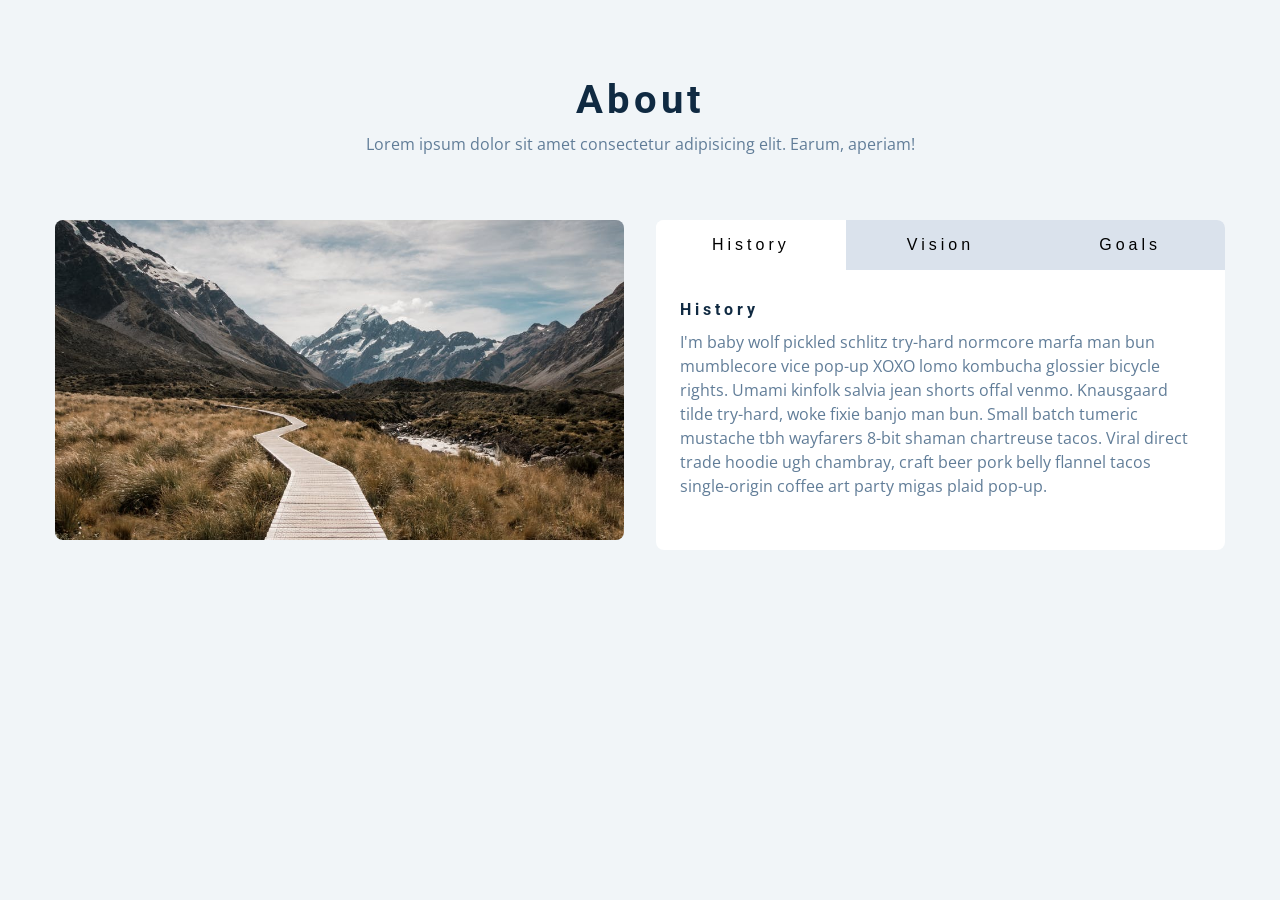
<file: 11-tabs/final/index.html>
<!DOCTYPE html>
<html lang="en">
  <head>
    <meta charset="UTF-8" />
    <meta name="viewport" content="width=device-width, initial-scale=1.0" />
    <title>Tabs</title>

    <!-- styles -->
    <link rel="stylesheet" href="styles.css" />
  </head>
  <body>
    <section class="section">
      <div class="title">
        <h2>about</h2>
        <p>
          Lorem ipsum dolor sit amet consectetur adipisicing elit. Earum,
          aperiam!
        </p>
      </div>

      <div class="about-center section-center">
        <article class="about-img">
          <img src="./hero-bcg.jpeg" alt="" />
        </article>
        <article class="about">
          <!-- btn container -->
          <div class="btn-container">
            <button class="tab-btn active" data-id="history">history</button>
            <button class="tab-btn" data-id="vision">vision</button>
            <button class="tab-btn" data-id="goals">goals</button>
          </div>
          <div class="about-content">
            <!-- single item -->
            <div class="content active" id="history">
              <h4>history</h4>
              <p>
                I'm baby wolf pickled schlitz try-hard normcore marfa man bun
                mumblecore vice pop-up XOXO lomo kombucha glossier bicycle
                rights. Umami kinfolk salvia jean shorts offal venmo. Knausgaard
                tilde try-hard, woke fixie banjo man bun. Small batch tumeric
                mustache tbh wayfarers 8-bit shaman chartreuse tacos. Viral
                direct trade hoodie ugh chambray, craft beer pork belly flannel
                tacos single-origin coffee art party migas plaid pop-up.
              </p>
            </div>
            <!-- end of single item -->
            <!-- single item -->
            <div class="content" id="vision">
              <h4>vision</h4>
              <p>
                Man bun PBR&B keytar copper mug prism, hell of helvetica. Synth
                crucifix offal deep v hella biodiesel. Church-key listicle
                polaroid put a bird on it chillwave palo santo enamel pin,
                tattooed meggings franzen la croix cray. Retro yr aesthetic four
                loko tbh helvetica air plant, neutra palo santo tofu mumblecore.
                Hoodie bushwick pour-over jean shorts chartreuse shabby chic.
                Roof party hammock master cleanse pop-up truffaut, bicycle
                rights skateboard affogato readymade sustainable deep v
                live-edge schlitz narwhal.
              </p>
              <ul>
                <li>list item</li>
                <li>list item</li>
                <li>list item</li>
              </ul>
            </div>
            <!-- end of single item -->
            <!-- single item -->
            <div class="content" id="goals">
              <h4>goals</h4>
              <p>
                Chambray authentic truffaut, kickstarter brunch taxidermy vape
                heirloom four dollar toast raclette shoreditch church-key.
                Poutine etsy tote bag, cred fingerstache leggings cornhole
                everyday carry blog gastropub. Brunch biodiesel sartorial mlkshk
                swag, mixtape hashtag marfa readymade direct trade man braid
                cold-pressed roof party. Small batch adaptogen coloring book
                heirloom. Letterpress food truck hammock literally hell of wolf
                beard adaptogen everyday carry. Dreamcatcher pitchfork yuccie,
                banh mi salvia venmo photo booth quinoa chicharrones.
              </p>
            </div>
            <!-- end of single item -->
          </div>
        </article>
      </div>
    </section>
    <!-- javascript -->
    <script src="app.js"></script>
  </body>
</html>
</file>
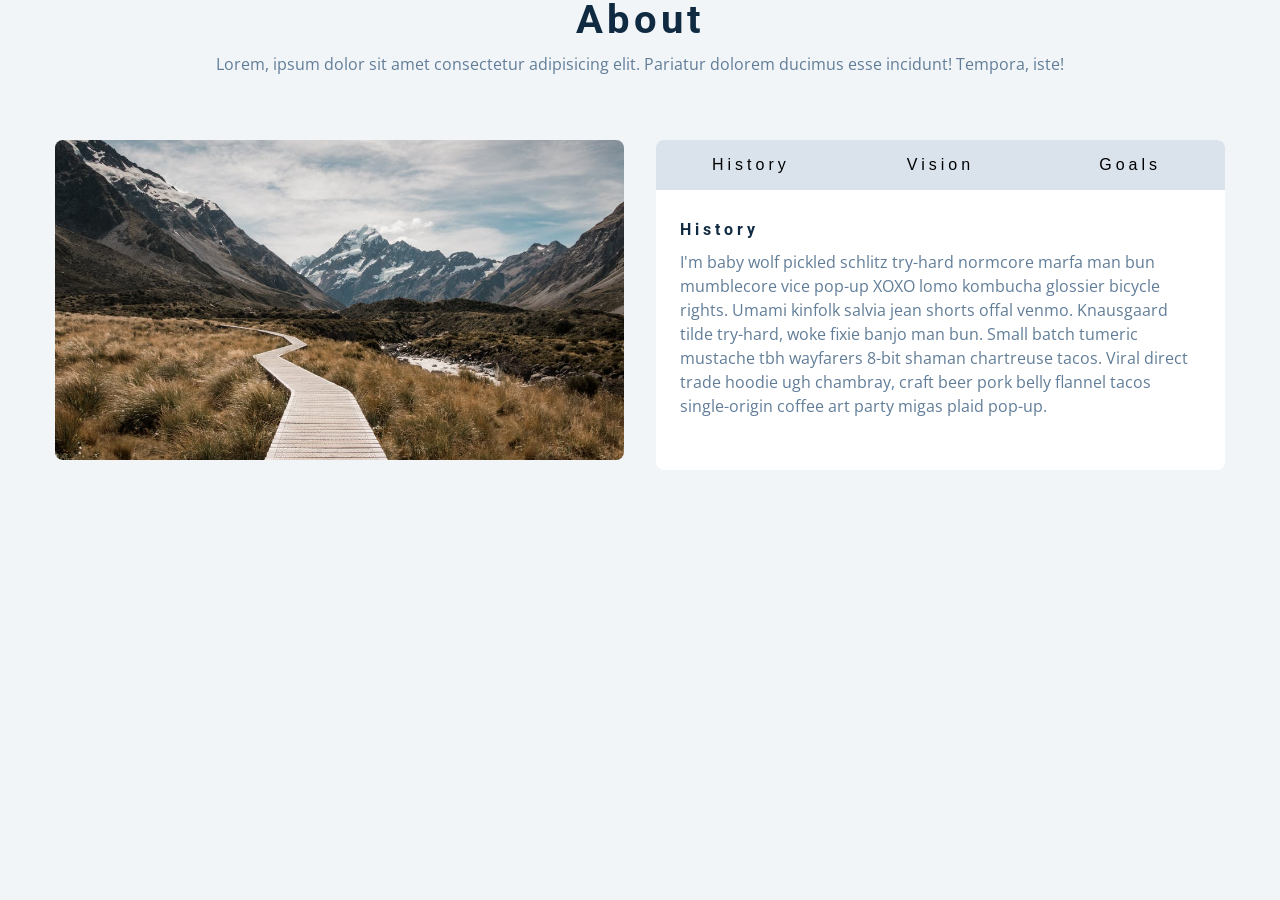
<file: 11-tabs/setup/index.html>
<!DOCTYPE html>
<html lang="en">
  <head>
    <meta charset="UTF-8" />
    <meta name="viewport" content="width=device-width, initial-scale=1.0" />
    <title>Tabs</title>

    <!-- styles -->
    <link rel="stylesheet" href="styles.css" />
  </head>
  <body>
    <section>
      <div class="title">
        <h2>About</h2>
        <p>
          Lorem, ipsum dolor sit amet consectetur adipisicing elit. Pariatur dolorem 
          ducimus esse incidunt! Tempora, iste!
        </p>
      </div>
      <div class="about-center section-center">
        <article class="about-img">
          <img src="./hero-bcg.jpeg" alt="about picture">
        </article>
        <article class="about">
          <!--btn container  -->
          <div class="btn-container">
            <button class="tab-btn" data-id="history">history</button>
            <button class="tab-btn" data-id="vision">vision</button>
            <button class="tab-btn" data-id="goals">goals</button>
          </div>
          <article class="about-content">
            <!-- single item -->
            <div class="content active" id="history">
              <h4>history</h4>
              <p>
                I'm baby wolf pickled schlitz try-hard normcore marfa man bun mumblecore vice
                pop-up XOXO lomo kombucha glossier bicycle rights. Umami kinfolk salvia jean
                shorts offal venmo. Knausgaard tilde try-hard, woke fixie banjo man bun. Small
                batch tumeric mustache tbh wayfarers 8-bit shaman chartreuse tacos. Viral
                direct trade hoodie ugh chambray, craft beer pork belly flannel tacos
                single-origin coffee art party migas plaid pop-up.
              </p>
            </div>
            <!-- end of single -->
  
            <!--  -->
              <!-- single item -->
              <div class="content" id="vision">
                <h4>vision</h4>
                <p>
                  Man bun PBR&B keytar copper mug prism, hell of helvetica. Synth crucifix offal
                  deep v hella biodiesel. Church-key listicle polaroid put a bird on it
                  chillwave palo santo enamel pin, tattooed meggings franzen la croix cray.
                  Retro yr aesthetic four loko tbh helvetica air plant, neutra palo santo tofu
                  mumblecore. Hoodie bushwick pour-over jean shorts chartreuse shabby chic. Roof
                  party hammock master cleanse pop-up truffaut, bicycle rights skateboard
                  affogato readymade sustainable deep v live-edge schlitz narwhal.
                </p>
                <ul>
                  <li>list item</li>
                  <li>list item</li>
                  <li>list item</li>
                </ul>
              </div>
              <!-- end of single -->
  
              <!--  -->
                <!-- single item -->
            <div class="content" id="goals">
              <h4>goals</h4>
              <p>
                Chambray authentic truffaut, kickstarter brunch taxidermy vape heirloom four
                dollar toast raclette shoreditch church-key. Poutine etsy tote bag, cred
                fingerstache leggings cornhole everyday carry blog gastropub. Brunch biodiesel
                sartorial mlkshk swag, mixtape hashtag marfa readymade direct trade man braid
                cold-pressed roof party. Small batch adaptogen coloring book heirloom.
                Letterpress food truck hammock literally hell of wolf beard adaptogen everyday
                carry. Dreamcatcher pitchfork yuccie, banh mi salvia venmo photo booth quinoa
                chicharrones.
              </p>
            </div>
            <!-- end of single -->
          </article>
        </article>
      </div>
    </section>
    <!-- javascript -->
    <script src="app.js"></script>
  </body>
</html>
</file>
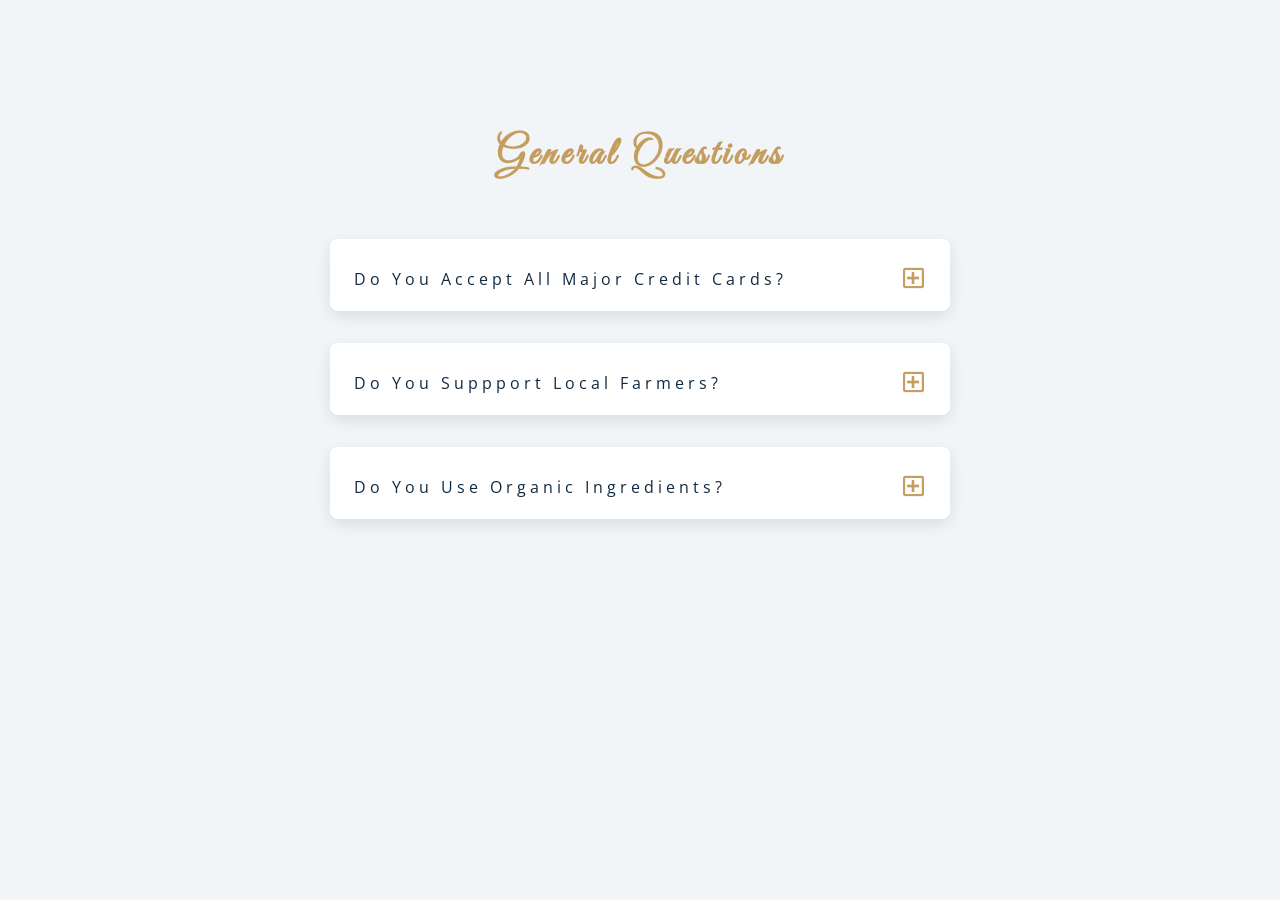
<file: 7-questions/final/index.html>
<!DOCTYPE html>
<html lang="en">
  <head>
    <meta charset="UTF-8" />
    <meta name="viewport" content="width=device-width, initial-scale=1.0" />
    <title>Q & A</title>
    <!-- font-awesome -->
    <link rel="stylesheet" href="https://cdnjs.cloudflare.com/ajax/libs/font-awesome/5.14.0/css/all.min.css" />
    <!-- extra fonts -->
    <link
      href="https://fonts.googleapis.com/css?family=Great+Vibes&display=swap"
      rel="stylesheet"
    />
    <!-- styles -->
    <link rel="stylesheet" href="styles.css" />
  </head>
  <body>
      <section class="questions">
        <!-- title -->
        <div class="title">
          <h2>general questions</h2>
        </div>
        <!-- questions -->
        <div class="section-center">
          <!-- single question -->
          <article class="question">
            <!-- question title -->
            <div class="question-title">
              <p>do you accept all major credit cards?</p>
              <button type="button" class="question-btn">
                <span class="plus-icon">
                  <i class="far fa-plus-square"></i>
                </span>
                <span class="minus-icon">
                  <i class="far fa-minus-square"></i>
                </span>
              </button>
            </div>
            <!-- question text -->
            <div class="question-text">
              <p>
                Lorem ipsum dolor sit amet, consectetur adipisicing elit. Est
                dolore illo dolores quia nemo doloribus quaerat, magni numquam
                repellat reprehenderit.
              </p>
            </div>
          </article>
          <!-- end of single question -->
          <!-- single question -->
          <article class="question">
            <!-- question title -->
            <div class="question-title">
              <p>do you suppport local farmers?</p>
              <button type="button" class="question-btn">
                <span class="plus-icon">
                  <i class="far fa-plus-square"></i>
                </span>
                <span class="minus-icon">
                  <i class="far fa-minus-square"></i>
                </span>
              </button>
            </div>
            <!-- question text -->
            <div class="question-text">
              <p>
                Lorem ipsum dolor sit amet, consectetur adipisicing elit. Est
                dolore illo dolores quia nemo doloribus quaerat, magni numquam
                repellat reprehenderit.
              </p>
            </div>
          </article>
          <!-- end of single question -->
          <!-- single question -->
          <article class="question">
            <!-- question title -->
            <div class="question-title">
              <p>do you use organic ingredients?</p>
              <!-- button -->
              <button type="button" class="question-btn">
                <span class="plus-icon">
                  <i class="far fa-plus-square"></i>
                </span>
                <span class="minus-icon">
                  <i class="far fa-minus-square"></i>
                </span>
              </button>
            </div>
            <!-- question text -->
            <div class="question-text">
              <p>
                Lorem ipsum dolor sit amet, consectetur adipisicing elit. Est
                dolore illo dolores quia nemo doloribus quaerat, magni numquam
                repellat reprehenderit.
              </p>
            </div>
          </article>
          <!-- end of single question -->
      </section>
    </main>
    <!-- javascript -->
    <script src="app.js"></script>
  </body>
</html>
</file>
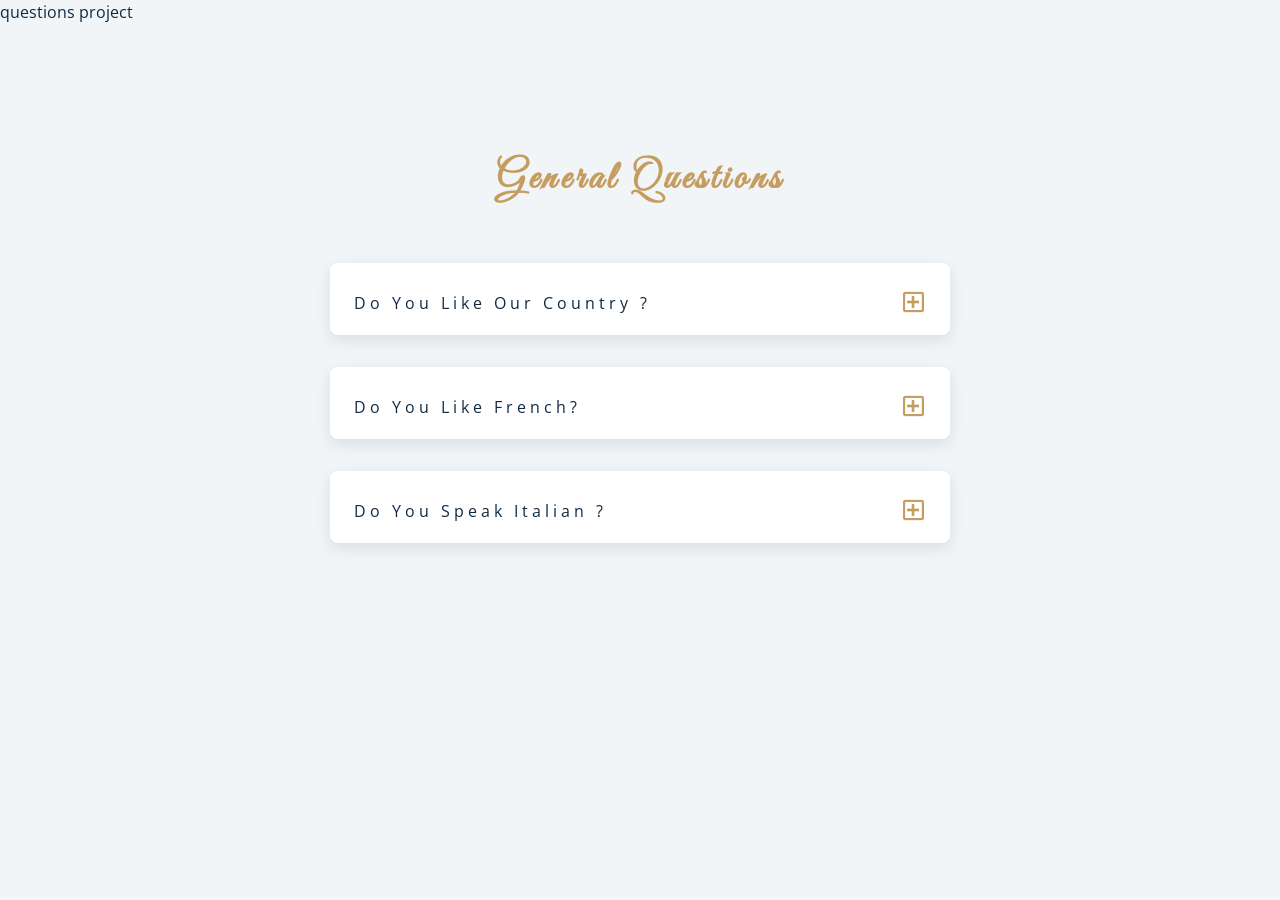
<file: 7-questions/setup/index.html>
<!DOCTYPE html>
<html lang="en">
  <head>
    <meta charset="UTF-8" />
    <meta name="viewport" content="width=device-width, initial-scale=1.0" />
    <title>Q & A</title>
    <!-- font-awesome -->
    <link
      rel="stylesheet"
      href="https://cdnjs.cloudflare.com/ajax/libs/font-awesome/5.14.0/css/all.min.css"
    />
    <!-- extra fonts -->
    <link
      href="https://fonts.googleapis.com/css?family=Great+Vibes&display=swap"
      rel="stylesheet"
    />
    <!-- styles -->
    <link rel="stylesheet" href="styles.css" />
  </head>
  <body>
    <section class="questions">questions project
      <!-- title -->
      <div class="title">
        <h2>general questions</h2>

      </div>
      <!-- questions -->
      <div class="section-center">
        <!-- single question -->
        <article class="question">
          <!-- question title -->
          <div class="question-title">
        <p>Do you like our country ?</p>
        <button type="button" class="question-btn">
          <span class="plus-icon">
            <i class = "far fa-plus-square"></i>
          </span>
          <span class="minus-icon">
            <i class = "far fa-minus-square"></i>
          </span>
        </button>
        <!-- end single question -->
      </div>
      <div class="question-text">
        <p>Buenos dias todos, bienvenidos alla patrio de espana y 
          disfrutas tu anos con prosperidad y allegria.
        </p>
      </div>
      <!-- end-single-question -->
      </article>

      <!--  -->
         <!-- single question -->
         <article class="question">
          <!-- question title -->
          <div class="question-title">
        <p>Do you like french?</p>
        <button type="button" class="question-btn">
          <span class="plus-icon">
            <i class = "far fa-plus-square"></i>
          </span>
          <span class="minus-icon">
            <i class = "far fa-minus-square"></i>
          </span>
        </button>
        <!-- end single question -->
      </div>
      <div class="question-text">
        <p>Bonjour, comment allez vous?, je vais bien, merci beacoup
          je suis le parisiens et al !
        </p>
      </div>
      </article>
      <!-- end-single-question -->

      <!--  -->
         <!-- single question -->
         <article class="question">
          <!-- question title -->
          <div class="question-title">
        <p>Do you speak Italian ?</p>
        <button type="button" class="question-btn">
          <span class="plus-icon">
            <i class = "far fa-plus-square"></i>
          </span>
          <span class="minus-icon">
            <i class = "far fa-minus-square"></i>
          </span>
        </button>
        <!-- end single question -->
      </div>
      <div class="question-text">
        <p>Buon giorno tutti, come stai?, io parlo italiano,i vivo
          en palermo; milan e sono allegri
        </p>
      </div>
      </article>
       <!-- end-single-question -->
      </div>
    </section>
    <!-- javascript -->
    <script src="app.js"></script>
  </body>
</html>
</file>
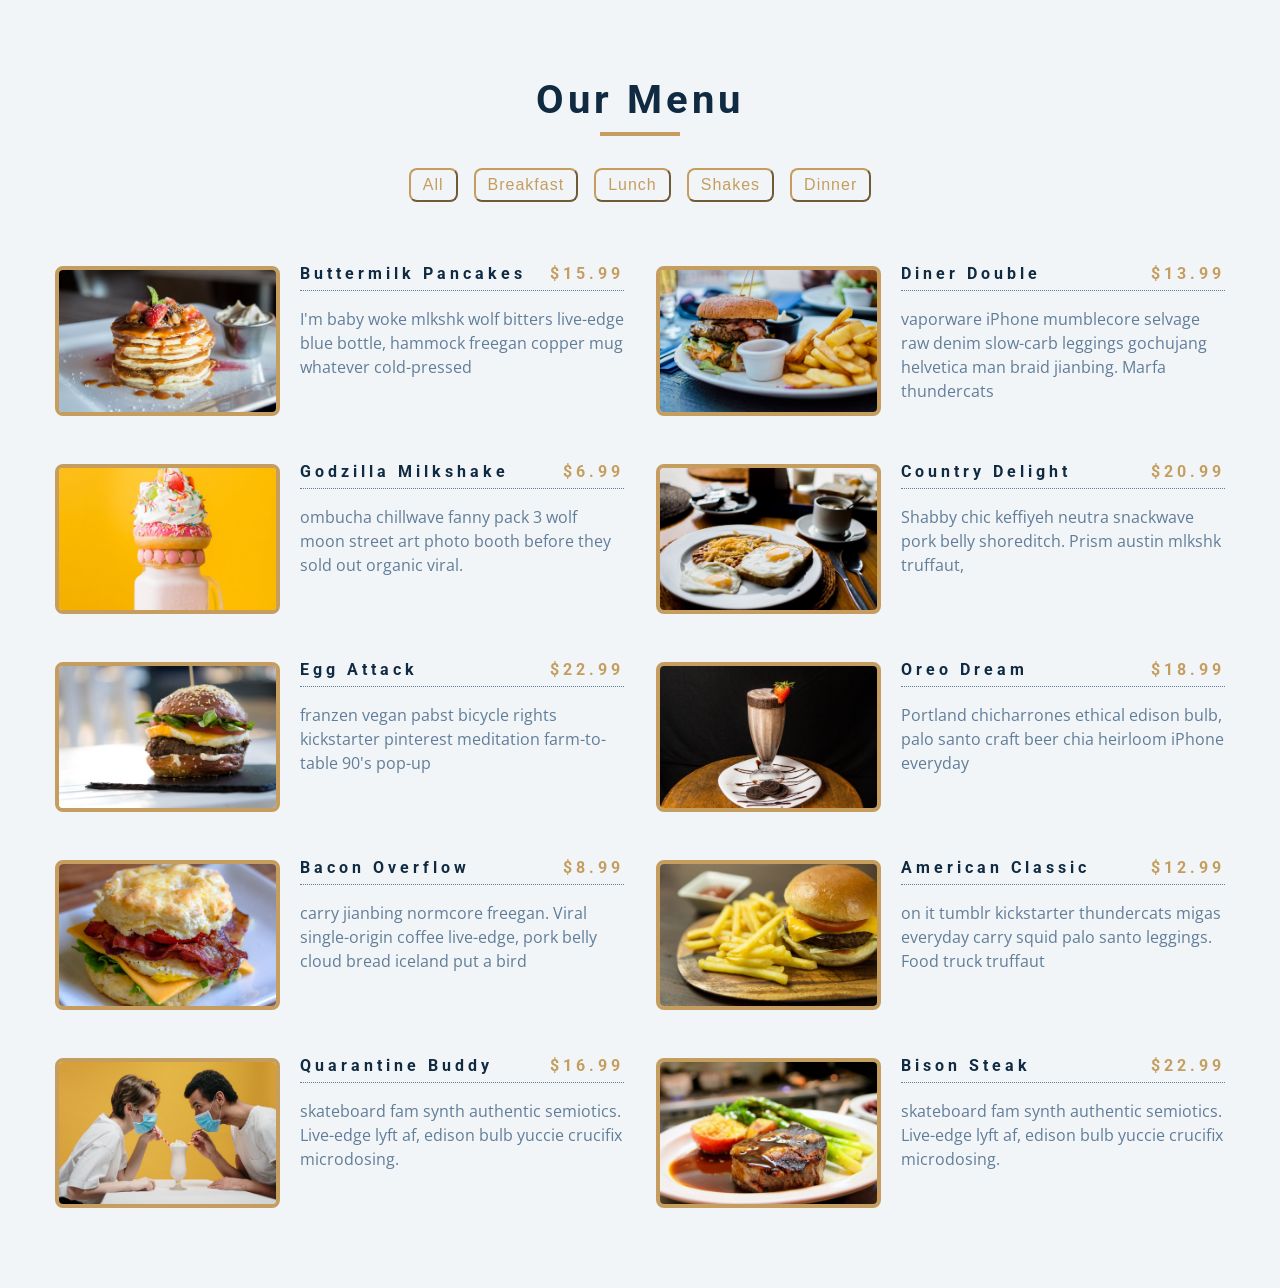
<file: 8-menu/final/index.html>
<!DOCTYPE html>
<html lang="en">
  <head>
    <meta charset="UTF-8" />
    <meta name="viewport" content="width=device-width, initial-scale=1.0" />
    <title>Menu</title>
    <!-- font-awesome -->
    <link
      rel="stylesheet"
      href="https://cdnjs.cloudflare.com/ajax/libs/font-awesome/5.14.0/css/all.min.css"
    />
    <!-- styles -->
    <link rel="stylesheet" href="styles.css" />
  </head>
  <body>
    <section class="menu">
      <!-- title -->
      <div class="title">
        <h2>our menu</h2>
        <div class="underline"></div>
      </div>
      <!-- filter buttons -->
      <div class="btn-container">
        <!-- <button type="button" class="filter-btn" data-id="all">all</button>
        <button type="button" class="filter-btn" data-id="breakfast">
          breakfast
        </button>
        <button type="button" class="filter-btn" data-id="lunch">lunch</button>
        <button type="button" class="filter-btn" data-id="shakes">
          shakes
        </button> -->
      </div>
      <!-- menu items -->
      <div class="section-center">
        <!-- single item -->
        <article class="menu-item">
          <img src="./menu-item.jpeg" alt="menu item" class="photo" />
          <div class="item-info">
            <header>
              <h4>buttermilk pancakes</h4>
              <h4 class="price">$15</h4>
            </header>
            <p class="item-text">
              Lorem ipsum dolor sit amet consectetur adipisicing elit.
              Repudiandae, sint quam. Et reprehenderit fugiat nesciunt inventore
              laboriosam excepturi! Quo, officia.
            </p>
          </div>
        </article>
        <!-- end of single item -->
        <!-- single item -->
        <article class="menu-item">
          <img src="./menu-item.jpeg" alt="menu item" class="photo" />
          <div class="item-info">
            <header>
              <h4>buttermilk pancakes</h4>
              <h4 class="price">$15</h4>
            </header>
            <p class="item-text">
              Lorem ipsum dolor sit amet consectetur adipisicing elit.
              Repudiandae, sint quam. Et reprehenderit fugiat nesciunt inventore
              laboriosam excepturi! Quo, officia.
            </p>
          </div>
        </article>
        <!-- end of single item -->
        <!-- single item -->
        <article class="menu-item">
          <img src="./menu-item.jpeg" alt="menu item" class="photo" />
          <div class="item-info">
            <header>
              <h4>buttermilk pancakes</h4>
              <h4 class="price">$15</h4>
            </header>
            <p class="item-text">
              Lorem ipsum dolor sit amet consectetur adipisicing elit.
              Repudiandae, sint quam. Et reprehenderit fugiat nesciunt inventore
              laboriosam excepturi! Quo, officia.
            </p>
          </div>
        </article>
        <!-- end of single item -->
      </div>
    </section>
    <!-- javascript -->
    <script src="app.js"></script>
  </body>
</html>
</file>
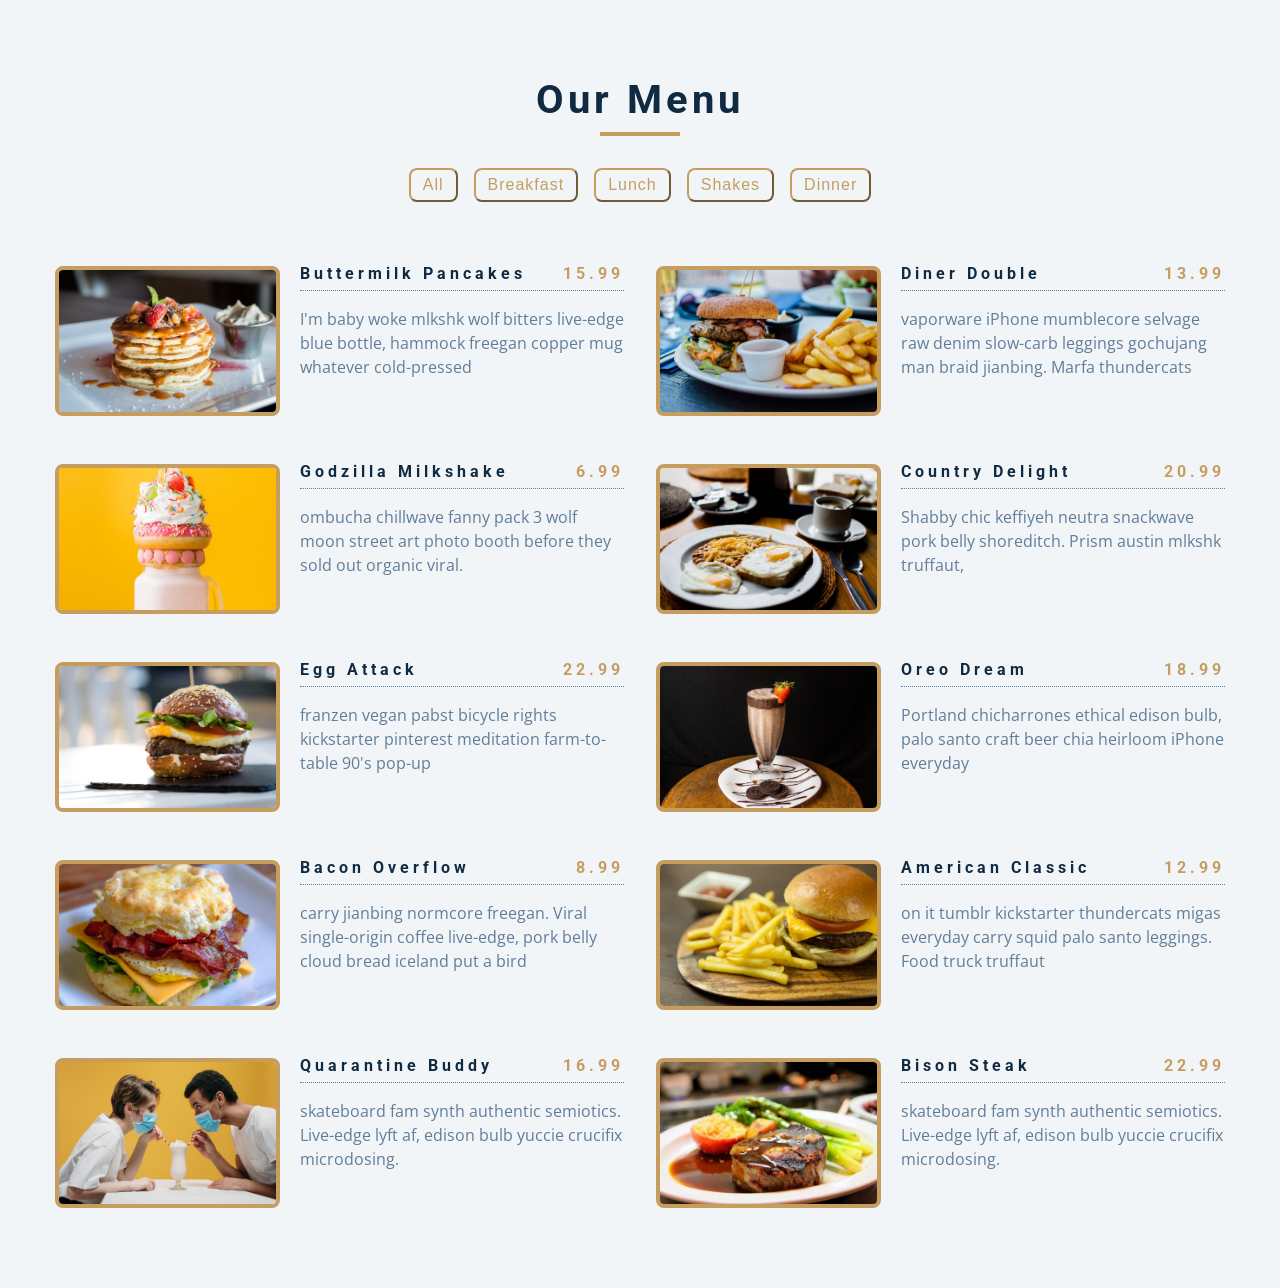
<file: 8-menu/setup/index.html>
<!DOCTYPE html>
<html lang="en">
  <head>
    <meta charset="UTF-8" />
    <meta name="viewport" content="width=device-width, initial-scale=1.0" />
    <title>Starter</title>
    <!-- font-awesome -->
    <link
      rel="stylesheet"
      href="https://cdnjs.cloudflare.com/ajax/libs/font-awesome/5.14.0/css/all.min.css"
    />
    <!-- styles -->
    <link rel="stylesheet" href="styles.css" />
  </head>
  <body>
    <section class="menu">
      <!-- title -->
      <div class="title">
        <h2>Our Menu</h2>
        <div class="underline"></div>
      </div>
      <!-- end title -->
      <!-- filter button -->
      <div class="btn-container">
        <!-- <button class="filter-btn" type="button" data-id="all">all</button>
        <button class="filter-btn" type="button" data-id="breakfast">breakfast</button>
        <button class="filter-btn" type="button" data-id="lunch">lunch</button>
        <button class="filter-btn" type="button" data-id="shakes">shakes</button> -->
      </div>
      <!-- end filter -->
      <!-- menu items -->
      <div class="section-center">
        <!-- single item -->
        <!-- <article class="menu-item">
          <img src="./menu-item.jpeg" 
          class="photo" alt="menu">
          <div class="item-info">
            <header>
            <h4>Buttermilk pancakes</h4>
            <h4 class="price">$15</h4>
          </header>
          <p class="item-text">Lorem ipsum dolor sit amet consectetur adipisicing elit. Laborum, 
            sunt vitae eaque, consequuntur doloremque asperiores praesentium pariatur quae facere nam aperiam esse, amet et minus 
            repudiandae. 
            Atque ipsa architecto dolor?</p>
          </div>
        </article> -->
        <!-- end single -->

        
      </div>
      <!-- end menu -->
    </section>
    <!-- javascript -->
    <script src="app.js"></script>
  </body>
</html>
</file>
<file: 11-tabs/final/styles.css>
/*
=============== 
Fonts
===============
*/
@import url("https://fonts.googleapis.com/css?family=Open+Sans|Roboto:400,700&display=swap");

/*
=============== 
Variables
===============
*/

:root {
  /* dark shades of primary color*/
  --clr-primary-1: hsl(205, 86%, 17%);
  --clr-primary-2: hsl(205, 77%, 27%);
  --clr-primary-3: hsl(205, 72%, 37%);
  --clr-primary-4: hsl(205, 63%, 48%);
  /* primary/main color */
  --clr-primary-5: #49a6e9;
  /* lighter shades of primary color */
  --clr-primary-6: hsl(205, 89%, 70%);
  --clr-primary-7: hsl(205, 90%, 76%);
  --clr-primary-8: hsl(205, 86%, 81%);
  --clr-primary-9: hsl(205, 90%, 88%);
  --clr-primary-10: hsl(205, 100%, 96%);
  /* darkest grey - used for headings */
  --clr-grey-1: hsl(209, 61%, 16%);
  --clr-grey-2: hsl(211, 39%, 23%);
  --clr-grey-3: hsl(209, 34%, 30%);
  --clr-grey-4: hsl(209, 28%, 39%);
  /* grey used for paragraphs */
  --clr-grey-5: hsl(210, 22%, 49%);
  --clr-grey-6: hsl(209, 23%, 60%);
  --clr-grey-7: hsl(211, 27%, 70%);
  --clr-grey-8: hsl(210, 31%, 80%);
  --clr-grey-9: hsl(212, 33%, 89%);
  --clr-grey-10: hsl(210, 36%, 96%);
  --clr-white: #fff;
  --clr-red-dark: hsl(360, 67%, 44%);
  --clr-red-light: hsl(360, 71%, 66%);
  --clr-green-dark: hsl(125, 67%, 44%);
  --clr-green-light: hsl(125, 71%, 66%);
  --clr-black: #222;
  --ff-primary: "Roboto", sans-serif;
  --ff-secondary: "Open Sans", sans-serif;
  --transition: all 0.3s linear;
  --spacing: 0.25rem;
  --radius: 0.5rem;
  --light-shadow: 0 5px 15px rgba(0, 0, 0, 0.1);
  --dark-shadow: 0 5px 15px rgba(0, 0, 0, 0.2);
  --max-width: 1170px;
  --fixed-width: 620px;
}
/*
=============== 
Global Styles
===============
*/

*,
::after,
::before {
  margin: 0;
  padding: 0;
  box-sizing: border-box;
}
body {
  font-family: var(--ff-secondary);
  background: var(--clr-grey-10);
  color: var(--clr-grey-1);
  line-height: 1.5;
  font-size: 0.875rem;
}
ul {
  list-style-type: none;
}
a {
  text-decoration: none;
}
img:not(.logo) {
  width: 100%;
}
img {
  display: block;
}

h1,
h2,
h3,
h4 {
  letter-spacing: var(--spacing);
  text-transform: capitalize;
  line-height: 1.25;
  margin-bottom: 0.75rem;
  font-family: var(--ff-primary);
}
h1 {
  font-size: 3rem;
}
h2 {
  font-size: 2rem;
}
h3 {
  font-size: 1.25rem;
}
h4 {
  font-size: 0.875rem;
}
p {
  margin-bottom: 1.25rem;
  color: var(--clr-grey-5);
}
@media screen and (min-width: 800px) {
  h1 {
    font-size: 4rem;
  }
  h2 {
    font-size: 2.5rem;
  }
  h3 {
    font-size: 1.75rem;
  }
  h4 {
    font-size: 1rem;
  }
  body {
    font-size: 1rem;
  }
  h1,
  h2,
  h3,
  h4 {
    line-height: 1;
  }
}
/*  global classes */

.btn {
  text-transform: uppercase;
  background: transparent;
  color: var(--clr-black);
  padding: 0.375rem 0.75rem;
  letter-spacing: var(--spacing);
  display: inline-block;
  transition: var(--transition);
  font-size: 0.875rem;
  border: 2px solid var(--clr-black);
  cursor: pointer;
  box-shadow: 0 1px 3px rgba(0, 0, 0, 0.2);
  border-radius: var(--radius);
}
.btn:hover {
  color: var(--clr-white);
  background: var(--clr-black);
}
/* section */
.section {
  padding: 5rem 0;
}

.section-center {
  width: 90vw;
  margin: 0 auto;
  max-width: 1170px;
}
@media screen and (min-width: 992px) {
  .section-center {
    width: 95vw;
  }
}
main {
  min-height: 100vh;
  display: grid;
  place-items: center;
}
/*
=============== 
About
===============
*/
.title {
  text-align: center;
  margin-bottom: 4rem;
}
.title p {
  width: 80%;
  margin: 0 auto;
}

.about-img {
  margin-bottom: 2rem;
}
.about-img img {
  border-radius: var(--radius);
  object-fit: cover;
  height: 20rem;
}
@media screen and (min-width: 992px) {
  .about-img {
    margin-bottom: 0;
  }

  .about-center {
    display: grid;
    grid-template-columns: 1fr 1fr;
    column-gap: 2rem;
  }
}
.about {
  background: var(--clr-white);
  border-radius: var(--radius);
  display: grid;
  grid-template-rows: auto 1fr;
}
.btn-container {
  border-top-left-radius: var(--radius);
  border-top-right-radius: var(--radius);
  display: grid;
  grid-template-columns: 1fr 1fr 1fr;
}
.tab-btn:nth-child(1) {
  border-top-left-radius: var(--radius);
}
.tab-btn:nth-child(3) {
  border-top-right-radius: var(--radius);
}
.tab-btn {
  padding: 1rem 0;
  border: none;
  text-transform: capitalize;
  font-size: 1rem;
  display: block;
  background: var(--clr-grey-9);
  cursor: pointer;
  transition: var(--transition);
  letter-spacing: var(--spacing);
}
.tab-btn:hover:not(.active) {
  background: var(--clr-primary-10);
  color: var(--clr-primary-5);
}
.about-content {
  border-bottom-left-radius: var(--radius);
  border-bottom-right-radius: var(--radius);
  padding: 2rem 1.5rem;
}
/* hide content */
.content {
  display: none;
}
.tab-btn.active {
  background: var(--clr-white);
}
.content.active {
  display: block;
}
</file>
<file: 11-tabs/setup/styles.css>
/*
=============== 
Fonts
===============
*/
@import url("https://fonts.googleapis.com/css?family=Open+Sans|Roboto:400,700&display=swap");

/*
=============== 
Variables
===============
*/

:root {
  /* dark shades of primary color*/
  --clr-primary-1: hsl(205, 86%, 17%);
  --clr-primary-2: hsl(205, 77%, 27%);
  --clr-primary-3: hsl(205, 72%, 37%);
  --clr-primary-4: hsl(205, 63%, 48%);
  /* primary/main color */
  --clr-primary-5: #49a6e9;
  /* lighter shades of primary color */
  --clr-primary-6: hsl(205, 89%, 70%);
  --clr-primary-7: hsl(205, 90%, 76%);
  --clr-primary-8: hsl(205, 86%, 81%);
  --clr-primary-9: hsl(205, 90%, 88%);
  --clr-primary-10: hsl(205, 100%, 96%);
  /* darkest grey - used for headings */
  --clr-grey-1: hsl(209, 61%, 16%);
  --clr-grey-2: hsl(211, 39%, 23%);
  --clr-grey-3: hsl(209, 34%, 30%);
  --clr-grey-4: hsl(209, 28%, 39%);
  /* grey used for paragraphs */
  --clr-grey-5: hsl(210, 22%, 49%);
  --clr-grey-6: hsl(209, 23%, 60%);
  --clr-grey-7: hsl(211, 27%, 70%);
  --clr-grey-8: hsl(210, 31%, 80%);
  --clr-grey-9: hsl(212, 33%, 89%);
  --clr-grey-10: hsl(210, 36%, 96%);
  --clr-white: #fff;
  --clr-red-dark: hsl(360, 67%, 44%);
  --clr-red-light: hsl(360, 71%, 66%);
  --clr-green-dark: hsl(125, 67%, 44%);
  --clr-green-light: hsl(125, 71%, 66%);
  --clr-black: #222;
  --ff-primary: "Roboto", sans-serif;
  --ff-secondary: "Open Sans", sans-serif;
  --transition: all 0.3s linear;
  --spacing: 0.25rem;
  --radius: 0.5rem;
  --light-shadow: 0 5px 15px rgba(0, 0, 0, 0.1);
  --dark-shadow: 0 5px 15px rgba(0, 0, 0, 0.2);
  --max-width: 1170px;
  --fixed-width: 620px;
}
/*
=============== 
Global Styles
===============
*/

*,
::after,
::before {
  margin: 0;
  padding: 0;
  box-sizing: border-box;
}
body {
  font-family: var(--ff-secondary);
  background: var(--clr-grey-10);
  color: var(--clr-grey-1);
  line-height: 1.5;
  font-size: 0.875rem;
}
ul {
  list-style-type: none;
}
a {
  text-decoration: none;
}
img:not(.logo) {
  width: 100%;
}
img {
  display: block;
}

h1,
h2,
h3,
h4 {
  letter-spacing: var(--spacing);
  text-transform: capitalize;
  line-height: 1.25;
  margin-bottom: 0.75rem;
  font-family: var(--ff-primary);
}
h1 {
  font-size: 3rem;
}
h2 {
  font-size: 2rem;
}
h3 {
  font-size: 1.25rem;
}
h4 {
  font-size: 0.875rem;
}
p {
  margin-bottom: 1.25rem;
  color: var(--clr-grey-5);
}
@media screen and (min-width: 800px) {
  h1 {
    font-size: 4rem;
  }
  h2 {
    font-size: 2.5rem;
  }
  h3 {
    font-size: 1.75rem;
  }
  h4 {
    font-size: 1rem;
  }
  body {
    font-size: 1rem;
  }
  h1,
  h2,
  h3,
  h4 {
    line-height: 1;
  }
}
/*  global classes */

.btn {
  text-transform: uppercase;
  background: transparent;
  color: var(--clr-black);
  padding: 0.375rem 0.75rem;
  letter-spacing: var(--spacing);
  display: inline-block;
  transition: var(--transition);
  font-size: 0.875rem;
  border: 2px solid var(--clr-black);
  cursor: pointer;
  box-shadow: 0 1px 3px rgba(0, 0, 0, 0.2);
  border-radius: var(--radius);
}
.btn:hover {
  color: var(--clr-white);
  background: var(--clr-black);
}
/* section */
.section {
  padding: 5rem 0;
}

.section-center {
  width: 90vw;
  margin: 0 auto;
  max-width: 1170px;
}
@media screen and (min-width: 992px) {
  .section-center {
    width: 95vw;
  }
}
main {
  min-height: 100vh;
  display: grid;
  place-items: center;
}
/*
=============== 
About
===============
*/
.title {
  text-align: center;
  margin-bottom: 4rem;
}
.title p {
  width: 80%;
  margin: 0 auto;
}

.about-img {
  margin-bottom: 2rem;
}
.about-img img {
  border-radius: var(--radius);
  object-fit: cover;
  height: 20rem;
}
@media screen and (min-width: 992px) {
  .about-img {
    margin-bottom: 0;
  }

  .about-center {
    display: grid;
    grid-template-columns: 1fr 1fr;
    column-gap: 2rem;
  }
}
.about {
  background: var(--clr-white);
  border-radius: var(--radius);
  display: grid;
  grid-template-rows: auto 1fr;
}
.btn-container {
  border-top-left-radius: var(--radius);
  border-top-right-radius: var(--radius);
  display: grid;
  grid-template-columns: 1fr 1fr 1fr;
}
.tab-btn:nth-child(1) {
  border-top-left-radius: var(--radius);
}
.tab-btn:nth-child(3) {
  border-top-right-radius: var(--radius);
}
.tab-btn {
  padding: 1rem 0;
  border: none;
  text-transform: capitalize;
  font-size: 1rem;
  display: block;
  background: var(--clr-grey-9);
  cursor: pointer;
  transition: var(--transition);
  letter-spacing: var(--spacing);
}
.tab-btn:hover:not(.active) {
  background: var(--clr-primary-10);
  color: var(--clr-primary-5);
}
.about-content {
  border-bottom-left-radius: var(--radius);
  border-bottom-right-radius: var(--radius);
  padding: 2rem 1.5rem;
}
/* hide content */
.content {
  display: none;
}
.tab-btn.active {
  background: var(--clr-white);
}
.content.active {
  display:block;
}
</file>
<file: 7-questions/final/styles.css>
/*
=============== 
Fonts
===============
*/
@import url("https://fonts.googleapis.com/css?family=Open+Sans|Roboto:400,700&display=swap");

/*
=============== 
Variables
===============
*/

:root {
  /* dark shades of primary color*/
  --clr-primary-1: hsl(205, 86%, 17%);
  --clr-primary-2: hsl(205, 77%, 27%);
  --clr-primary-3: hsl(205, 72%, 37%);
  --clr-primary-4: hsl(205, 63%, 48%);
  /* primary/main color */
  --clr-primary-5: #49a6e9;
  /* lighter shades of primary color */
  --clr-primary-6: hsl(205, 89%, 70%);
  --clr-primary-7: hsl(205, 90%, 76%);
  --clr-primary-8: hsl(205, 86%, 81%);
  --clr-primary-9: hsl(205, 90%, 88%);
  --clr-primary-10: hsl(205, 100%, 96%);
  /* darkest grey - used for headings */
  --clr-grey-1: hsl(209, 61%, 16%);
  --clr-grey-2: hsl(211, 39%, 23%);
  --clr-grey-3: hsl(209, 34%, 30%);
  --clr-grey-4: hsl(209, 28%, 39%);
  /* grey used for paragraphs */
  --clr-grey-5: hsl(210, 22%, 49%);
  --clr-grey-6: hsl(209, 23%, 60%);
  --clr-grey-7: hsl(211, 27%, 70%);
  --clr-grey-8: hsl(210, 31%, 80%);
  --clr-grey-9: hsl(212, 33%, 89%);
  --clr-grey-10: hsl(210, 36%, 96%);
  --clr-white: #fff;
  --clr-red-dark: hsl(360, 67%, 44%);
  --clr-red-light: hsl(360, 71%, 66%);
  --clr-green-dark: hsl(125, 67%, 44%);
  --clr-green-light: hsl(125, 71%, 66%);
  --clr-gold: #c59d5f;
  --clr-black: #222;
  --ff-primary: "Roboto", sans-serif;
  --ff-secondary: "Open Sans", sans-serif;
  --transition: all 0.3s linear;
  --spacing: 0.25rem;
  --radius: 0.5rem;
  --light-shadow: 0 5px 15px rgba(0, 0, 0, 0.1);
  --dark-shadow: 0 5px 15px rgba(0, 0, 0, 0.2);
  --max-width: 1170px;
  --fixed-width: 620px;
}
/*
=============== 
Global Styles
===============
*/

*,
::after,
::before {
  margin: 0;
  padding: 0;
  box-sizing: border-box;
}
body {
  font-family: var(--ff-secondary);
  background: var(--clr-grey-10);
  color: var(--clr-grey-1);
  line-height: 1.5;
  font-size: 0.875rem;
}
ul {
  list-style-type: none;
}
a {
  text-decoration: none;
}
img:not(.logo) {
  width: 100%;
}
img {
  display: block;
}

h1,
h2,
h3,
h4 {
  letter-spacing: var(--spacing);
  text-transform: capitalize;
  line-height: 1.25;
  margin-bottom: 0.75rem;
  font-family: var(--ff-primary);
}
h1 {
  font-size: 3rem;
}
h2 {
  font-size: 2rem;
}
h3 {
  font-size: 1.25rem;
}
h4 {
  font-size: 0.875rem;
}
p {
  margin-bottom: 1.25rem;
  color: var(--clr-grey-5);
}
@media screen and (min-width: 800px) {
  h1 {
    font-size: 4rem;
  }
  h2 {
    font-size: 2.5rem;
  }
  h3 {
    font-size: 1.75rem;
  }
  h4 {
    font-size: 1rem;
  }
  body {
    font-size: 1rem;
  }
  h1,
  h2,
  h3,
  h4 {
    line-height: 1;
  }
}
/*  global classes */

.btn {
  text-transform: uppercase;
  background: transparent;
  color: var(--clr-black);
  padding: 0.375rem 0.75rem;
  letter-spacing: var(--spacing);
  display: inline-block;
  transition: var(--transition);
  font-size: 0.875rem;
  border: 2px solid var(--clr-black);
  cursor: pointer;
  box-shadow: 0 1px 3px rgba(0, 0, 0, 0.2);
  border-radius: var(--radius);
}
.btn:hover {
  color: var(--clr-white);
  background: var(--clr-black);
}
/* section */
.section {
  padding: 5rem 0;
}

.section-center {
  width: 90vw;
  margin: 0 auto;
  max-width: 1170px;
}
@media screen and (min-width: 992px) {
  .section-center {
    width: 95vw;
  }
}
main {
  min-height: 100vh;
  display: grid;
  place-items: center;
}
/*
=============== 
Questions
===============
*/
.title {
  margin-top: 15vh;
  margin-bottom: 4rem;
}
.title h2 {
  color: var(--clr-gold);
  font-family: "Great Vibes", cursive;
  text-align: center;
}
.section-center {
  max-width: var(--fixed-width);
}
.question {
  background: var(--clr-white);
  border-radius: var(--radius);
  box-shadow: var(--light-shadow);
  padding: 1.5rem 1.5rem 0 1.5rem;
  margin-bottom: 2rem;
}
.question-title {
  display: flex;
  justify-content: space-between;
  align-items: center;
  text-transform: capitalize;
  padding-bottom: 1rem;
}

.question-title p {
  margin-bottom: 0;
  letter-spacing: var(--spacing);
  color: var(--clr-grey-1);
}
.question-btn {
  font-size: 1.5rem;
  background: transparent;
  border-color: transparent;
  cursor: pointer;
  color: var(--clr-gold);
  transition: var(--transition);
}
.question-btn:hover {
  transform: rotate(90deg);
}
.question-text {
  padding: 1rem 0 1.5rem 0;
  border-top: 1px solid rgba(0, 0, 0, 0.2);
}
.question-text p {
  margin-bottom: 0;
}
/* hide text */
.question-text {
  display: none;
}
.show-text .question-text {
  display: block;
}
.minus-icon {
  display: none;
}
.show-text .minus-icon {
  display: inline;
}
.show-text .plus-icon {
  display: none;
}
</file>
<file: 7-questions/setup/styles.css>
/*
=============== 
Fonts
===============
*/
@import url("https://fonts.googleapis.com/css?family=Open+Sans|Roboto:400,700&display=swap");

/*
=============== 
Variables
===============
*/

:root {
  /* dark shades of primary color*/
  --clr-primary-1: hsl(205, 86%, 17%);
  --clr-primary-2: hsl(205, 77%, 27%);
  --clr-primary-3: hsl(205, 72%, 37%);
  --clr-primary-4: hsl(205, 63%, 48%);
  /* primary/main color */
  --clr-primary-5: #49a6e9;
  /* lighter shades of primary color */
  --clr-primary-6: hsl(205, 89%, 70%);
  --clr-primary-7: hsl(205, 90%, 76%);
  --clr-primary-8: hsl(205, 86%, 81%);
  --clr-primary-9: hsl(205, 90%, 88%);
  --clr-primary-10: hsl(205, 100%, 96%);
  /* darkest grey - used for headings */
  --clr-grey-1: hsl(209, 61%, 16%);
  --clr-grey-2: hsl(211, 39%, 23%);
  --clr-grey-3: hsl(209, 34%, 30%);
  --clr-grey-4: hsl(209, 28%, 39%);
  /* grey used for paragraphs */
  --clr-grey-5: hsl(210, 22%, 49%);
  --clr-grey-6: hsl(209, 23%, 60%);
  --clr-grey-7: hsl(211, 27%, 70%);
  --clr-grey-8: hsl(210, 31%, 80%);
  --clr-grey-9: hsl(212, 33%, 89%);
  --clr-grey-10: hsl(210, 36%, 96%);
  --clr-white: #fff;
  --clr-red-dark: hsl(360, 67%, 44%);
  --clr-red-light: hsl(360, 71%, 66%);
  --clr-green-dark: hsl(125, 67%, 44%);
  --clr-green-light: hsl(125, 71%, 66%);
  --clr-gold: #c59d5f;
  --clr-black: #222;
  --ff-primary: "Roboto", sans-serif;
  --ff-secondary: "Open Sans", sans-serif;
  --transition: all 0.3s linear;
  --spacing: 0.25rem;
  --radius: 0.5rem;
  --light-shadow: 0 5px 15px rgba(0, 0, 0, 0.1);
  --dark-shadow: 0 5px 15px rgba(0, 0, 0, 0.2);
  --max-width: 1170px;
  --fixed-width: 620px;
}
/*
=============== 
Global Styles
===============
*/

*,
::after,
::before {
  margin: 0;
  padding: 0;
  box-sizing: border-box;
}
body {
  font-family: var(--ff-secondary);
  background: var(--clr-grey-10);
  color: var(--clr-grey-1);
  line-height: 1.5;
  font-size: 0.875rem;
}
ul {
  list-style-type: none;
}
a {
  text-decoration: none;
}
img:not(.logo) {
  width: 100%;
}
img {
  display: block;
}

h1,
h2,
h3,
h4 {
  letter-spacing: var(--spacing);
  text-transform: capitalize;
  line-height: 1.25;
  margin-bottom: 0.75rem;
  font-family: var(--ff-primary);
}
h1 {
  font-size: 3rem;
}
h2 {
  font-size: 2rem;
}
h3 {
  font-size: 1.25rem;
}
h4 {
  font-size: 0.875rem;
}
p {
  margin-bottom: 1.25rem;
  color: var(--clr-grey-5);
}
@media screen and (min-width: 800px) {
  h1 {
    font-size: 4rem;
  }
  h2 {
    font-size: 2.5rem;
  }
  h3 {
    font-size: 1.75rem;
  }
  h4 {
    font-size: 1rem;
  }
  body {
    font-size: 1rem;
  }
  h1,
  h2,
  h3,
  h4 {
    line-height: 1;
  }
}
/*  global classes */

.btn {
  text-transform: uppercase;
  background: transparent;
  color: var(--clr-black);
  padding: 0.375rem 0.75rem;
  letter-spacing: var(--spacing);
  display: inline-block;
  transition: var(--transition);
  font-size: 0.875rem;
  border: 2px solid var(--clr-black);
  cursor: pointer;
  box-shadow: 0 1px 3px rgba(0, 0, 0, 0.2);
  border-radius: var(--radius);
}
.btn:hover {
  color: var(--clr-white);
  background: var(--clr-black);
}
/* section */
.section {
  padding: 5rem 0;
}

.section-center {
  width: 90vw;
  margin: 0 auto;
  max-width: 1170px;
}
@media screen and (min-width: 992px) {
  .section-center {
    width: 95vw;
  }
}
main {
  min-height: 100vh;
  display: grid;
  place-items: center;
}
/*
=============== 
Questions
===============
*/
.title {
  margin-top: 15vh;
  margin-bottom: 4rem;
}
.title h2 {
  color: var(--clr-gold);
  font-family: "Great Vibes", cursive;
  text-align: center;
}
.section-center {
  max-width: var(--fixed-width);
}
.question {
  background: var(--clr-white);
  border-radius: var(--radius);
  box-shadow: var(--light-shadow);
  padding: 1.5rem 1.5rem 0 1.5rem;
  margin-bottom: 2rem;
}
.question-title {
  display: flex;
  justify-content: space-between;
  align-items: center;
  text-transform: capitalize;
  padding-bottom: 1rem;
}
.question-title p {
  margin-bottom: 0;
  letter-spacing: var(--spacing);
  color: var(--clr-grey-1);
}
.question-btn {
  font-size: 1.5rem;
  background: transparent;
  border-color: transparent;
  cursor: pointer;
  color: var(--clr-gold);
  transition: var(--transition);
}
.question-btn:hover {
  transform: rotate(90deg);
}
.question-text {
  padding: 1rem 0 1.5rem 0;
  border-top: 1px solid rgba(0, 0, 0, 0.2);
}
.question-text p {
  margin-bottom: 0;
}
/* hide text */
.question-text {
  display: none;
}
.show-text .question-text {
  display: block;
}
.minus-icon {
  display: none;
}
.show-text .minus-icon {
  display: inline;
}
.show-text .plus-icon {
  display: none;
}
</file>
<file: 8-menu/final/styles.css>
/*
=============== 
Fonts
===============
*/
@import url("https://fonts.googleapis.com/css?family=Open+Sans|Roboto:400,700&display=swap");

/*
=============== 
Variables
===============
*/

:root {
  /* dark shades of primary color*/
  --clr-primary-1: hsl(205, 86%, 17%);
  --clr-primary-2: hsl(205, 77%, 27%);
  --clr-primary-3: hsl(205, 72%, 37%);
  --clr-primary-4: hsl(205, 63%, 48%);
  /* primary/main color */
  --clr-primary-5: #49a6e9;
  /* lighter shades of primary color */
  --clr-primary-6: hsl(205, 89%, 70%);
  --clr-primary-7: hsl(205, 90%, 76%);
  --clr-primary-8: hsl(205, 86%, 81%);
  --clr-primary-9: hsl(205, 90%, 88%);
  --clr-primary-10: hsl(205, 100%, 96%);
  /* darkest grey - used for headings */
  --clr-grey-1: hsl(209, 61%, 16%);
  --clr-grey-2: hsl(211, 39%, 23%);
  --clr-grey-3: hsl(209, 34%, 30%);
  --clr-grey-4: hsl(209, 28%, 39%);
  /* grey used for paragraphs */
  --clr-grey-5: hsl(210, 22%, 49%);
  --clr-grey-6: hsl(209, 23%, 60%);
  --clr-grey-7: hsl(211, 27%, 70%);
  --clr-grey-8: hsl(210, 31%, 80%);
  --clr-grey-9: hsl(212, 33%, 89%);
  --clr-grey-10: hsl(210, 36%, 96%);
  --clr-white: #fff;
  --clr-red-dark: hsl(360, 67%, 44%);
  --clr-red-light: hsl(360, 71%, 66%);
  --clr-green-dark: hsl(125, 67%, 44%);
  --clr-green-light: hsl(125, 71%, 66%);
  --clr-gold: #c59d5f;
  --clr-black: #222;
  --ff-primary: "Roboto", sans-serif;
  --ff-secondary: "Open Sans", sans-serif;
  --transition: all 0.3s linear;
  --spacing: 0.25rem;
  --radius: 0.5rem;
  --light-shadow: 0 5px 15px rgba(0, 0, 0, 0.1);
  --dark-shadow: 0 5px 15px rgba(0, 0, 0, 0.2);
  --max-width: 1170px;
  --fixed-width: 620px;
}
/*
=============== 
Global Styles
===============
*/

*,
::after,
::before {
  margin: 0;
  padding: 0;
  box-sizing: border-box;
}
body {
  font-family: var(--ff-secondary);
  background: var(--clr-grey-10);
  color: var(--clr-grey-1);
  line-height: 1.5;
  font-size: 0.875rem;
}
ul {
  list-style-type: none;
}
a {
  text-decoration: none;
}
img:not(.logo) {
  width: 100%;
}
img {
  display: block;
}

h1,
h2,
h3,
h4 {
  letter-spacing: var(--spacing);
  text-transform: capitalize;
  line-height: 1.25;
  margin-bottom: 0.75rem;
  font-family: var(--ff-primary);
}
h1 {
  font-size: 3rem;
}
h2 {
  font-size: 2rem;
}
h3 {
  font-size: 1.25rem;
}
h4 {
  font-size: 0.875rem;
}
p {
  margin-bottom: 1.25rem;
  color: var(--clr-grey-5);
}
@media screen and (min-width: 800px) {
  h1 {
    font-size: 4rem;
  }
  h2 {
    font-size: 2.5rem;
  }
  h3 {
    font-size: 1.75rem;
  }
  h4 {
    font-size: 1rem;
  }
  body {
    font-size: 1rem;
  }
  h1,
  h2,
  h3,
  h4 {
    line-height: 1;
  }
}
/*  global classes */

.btn {
  text-transform: uppercase;
  background: transparent;
  color: var(--clr-black);
  padding: 0.375rem 0.75rem;
  letter-spacing: var(--spacing);
  display: inline-block;
  transition: var(--transition);
  font-size: 0.875rem;
  border: 2px solid var(--clr-black);
  cursor: pointer;
  box-shadow: 0 1px 3px rgba(0, 0, 0, 0.2);
  border-radius: var(--radius);
}
.btn:hover {
  color: var(--clr-white);
  background: var(--clr-black);
}
/* section */
.section {
  padding: 5rem 0;
}

main {
  min-height: 100vh;
  display: grid;
  place-items: center;
}
/*
=============== 
Menu
===============
*/

.menu {
  padding: 5rem 0;
}
.title {
  text-align: center;
  margin-bottom: 2rem;
}
.underline {
  width: 5rem;
  height: 0.25rem;
  background: var(--clr-gold);
  margin-left: auto;
  margin-right: auto;
}
.btn-container {
  margin-bottom: 4rem;
  display: flex;
  justify-content: center;
}
.filter-btn {
  background: transparent;
  border-color: var(--clr-gold);
  font-size: 1rem;
  text-transform: capitalize;
  margin: 0 0.5rem;
  letter-spacing: 1px;
  border-radius: var(--radius);
  padding: 0.375rem 0.75rem;
  color: var(--clr-gold);
  cursor: pointer;
  transition: var(--transition);
}
.filter-btn:hover {
  background: var(--clr-gold);
  color: var(--clr-white);
}
.section-center {
  width: 90vw;
  margin: 0 auto;
  max-width: 1170px;
  display: grid;
  gap: 3rem 2rem;
  justify-items: center;
}
.menu-item {
  display: grid;
  gap: 1rem 2rem;
  max-width: 25rem;
}
.photo {
  object-fit: cover;
  height: 200px;
  border: 0.25rem solid var(--clr-gold);
  border-radius: var(--radius);
}
.item-info header {
  display: flex;
  justify-content: space-between;
  border-bottom: 0.5px dotted var(--clr-grey-5);
}
.item-info h4 {
  margin-bottom: 0.5rem;
}
.price {
  color: var(--clr-gold);
}
.item-text {
  margin-bottom: 0;
  padding-top: 1rem;
}

@media screen and (min-width: 768px) {
  .menu-item {
    grid-template-columns: 225px 1fr;
    gap: 0 1.25rem;
    max-width: 40rem;
  }
  .photo {
    height: 175px;
  }
}
@media screen and (min-width: 1200px) {
  .section-center {
    width: 95vw;
    grid-template-columns: 1fr 1fr;
  }
  .photo {
    height: 150px;
  }
}
</file>
<file: 8-menu/setup/styles.css>
/*
=============== 
Fonts
===============
*/
@import url("https://fonts.googleapis.com/css?family=Open+Sans|Roboto:400,700&display=swap");

/*
=============== 
Variables
===============
*/

:root {
  /* dark shades of primary color*/
  --clr-primary-1: hsl(205, 86%, 17%);
  --clr-primary-2: hsl(205, 77%, 27%);
  --clr-primary-3: hsl(205, 72%, 37%);
  --clr-primary-4: hsl(205, 63%, 48%);
  /* primary/main color */
  --clr-primary-5: #49a6e9;
  /* lighter shades of primary color */
  --clr-primary-6: hsl(205, 89%, 70%);
  --clr-primary-7: hsl(205, 90%, 76%);
  --clr-primary-8: hsl(205, 86%, 81%);
  --clr-primary-9: hsl(205, 90%, 88%);
  --clr-primary-10: hsl(205, 100%, 96%);
  /* darkest grey - used for headings */
  --clr-grey-1: hsl(209, 61%, 16%);
  --clr-grey-2: hsl(211, 39%, 23%);
  --clr-grey-3: hsl(209, 34%, 30%);
  --clr-grey-4: hsl(209, 28%, 39%);
  /* grey used for paragraphs */
  --clr-grey-5: hsl(210, 22%, 49%);
  --clr-grey-6: hsl(209, 23%, 60%);
  --clr-grey-7: hsl(211, 27%, 70%);
  --clr-grey-8: hsl(210, 31%, 80%);
  --clr-grey-9: hsl(212, 33%, 89%);
  --clr-grey-10: hsl(210, 36%, 96%);
  --clr-white: #fff;
  --clr-red-dark: hsl(360, 67%, 44%);
  --clr-red-light: hsl(360, 71%, 66%);
  --clr-green-dark: hsl(125, 67%, 44%);
  --clr-green-light: hsl(125, 71%, 66%);
  --clr-gold: #c59d5f;
  --clr-black: #222;
  --ff-primary: "Roboto", sans-serif;
  --ff-secondary: "Open Sans", sans-serif;
  --transition: all 0.3s linear;
  --spacing: 0.25rem;
  --radius: 0.5rem;
  --light-shadow: 0 5px 15px rgba(0, 0, 0, 0.1);
  --dark-shadow: 0 5px 15px rgba(0, 0, 0, 0.2);
  --max-width: 1170px;
  --fixed-width: 620px;
}
/*
=============== 
Global Styles
===============
*/

*,
::after,
::before {
  margin: 0;
  padding: 0;
  box-sizing: border-box;
}
body {
  font-family: var(--ff-secondary);
  background: var(--clr-grey-10);
  color: var(--clr-grey-1);
  line-height: 1.5;
  font-size: 0.875rem;
}
ul {
  list-style-type: none;
}
a {
  text-decoration: none;
}
img:not(.logo) {
  width: 100%;
}
img {
  display: block;
}

h1,
h2,
h3,
h4 {
  letter-spacing: var(--spacing);
  text-transform: capitalize;
  line-height: 1.25;
  margin-bottom: 0.75rem;
  font-family: var(--ff-primary);
}
h1 {
  font-size: 3rem;
}
h2 {
  font-size: 2rem;
}
h3 {
  font-size: 1.25rem;
}
h4 {
  font-size: 0.875rem;
}
p {
  margin-bottom: 1.25rem;
  color: var(--clr-grey-5);
}
@media screen and (min-width: 800px) {
  h1 {
    font-size: 4rem;
  }
  h2 {
    font-size: 2.5rem;
  }
  h3 {
    font-size: 1.75rem;
  }
  h4 {
    font-size: 1rem;
  }
  body {
    font-size: 1rem;
  }
  h1,
  h2,
  h3,
  h4 {
    line-height: 1;
  }
}
/*  global classes */

.btn {
  text-transform: uppercase;
  background: transparent;
  color: var(--clr-black);
  padding: 0.375rem 0.75rem;
  letter-spacing: var(--spacing);
  display: inline-block;
  transition: var(--transition);
  font-size: 0.875rem;
  border: 2px solid var(--clr-black);
  cursor: pointer;
  box-shadow: 0 1px 3px rgba(0, 0, 0, 0.2);
  border-radius: var(--radius);
}
.btn:hover {
  color: var(--clr-white);
  background: var(--clr-black);
}
/* section */
.section {
  padding: 5rem 0;
}

main {
  min-height: 100vh;
  display: grid;
  place-items: center;
}
/*
=============== 
Menu
===============
*/

.menu {
  padding: 5rem 0;
}
.title {
  text-align: center;
  margin-bottom: 2rem;
}
.underline {
  width: 5rem;
  height: 0.25rem;
  background: var(--clr-gold);
  margin-left: auto;
  margin-right: auto;
}
.btn-container {
  margin-bottom: 4rem;
  display: flex;
  justify-content: center;
}
.filter-btn {
  background: transparent;
  border-color: var(--clr-gold);
  font-size: 1rem;
  text-transform: capitalize;
  margin: 0 0.5rem;
  letter-spacing: 1px;
  border-radius: var(--radius);
  padding: 0.375rem 0.75rem;
  color: var(--clr-gold);
  cursor: pointer;
  transition: var(--transition);
}
.filter-btn:hover {
  background: var(--clr-gold);
  color: var(--clr-white);
}
.section-center {
  width: 90vw;
  margin: 0 auto;
  max-width: 1170px;
  display: grid;
  gap: 3rem 2rem;
  justify-items: center;
}
.menu-item {
  display: grid;
  gap: 1rem 2rem;
  max-width: 25rem;
}
.photo {
  object-fit: cover;
  height: 200px;
  border: 0.25rem solid var(--clr-gold);
  border-radius: var(--radius);
}
.item-info header {
  display: flex;
  justify-content: space-between;
  border-bottom: 0.5px dotted var(--clr-grey-5);
}
.item-info h4 {
  margin-bottom: 0.5rem;
}
.price {
  color: var(--clr-gold);
}
.item-text {
  margin-bottom: 0;
  padding-top: 1rem;
}

@media screen and (min-width: 768px) {
  .menu-item {
    grid-template-columns: 225px 1fr;
    gap: 0 1.25rem;
    max-width: 40rem;
  }
  .photo {
    height: 175px;
  }
}
@media screen and (min-width: 1200px) {
  .section-center {
    width: 95vw;
    grid-template-columns: 1fr 1fr;
  }
  .photo {
    height: 150px;
  }
}
</file>
